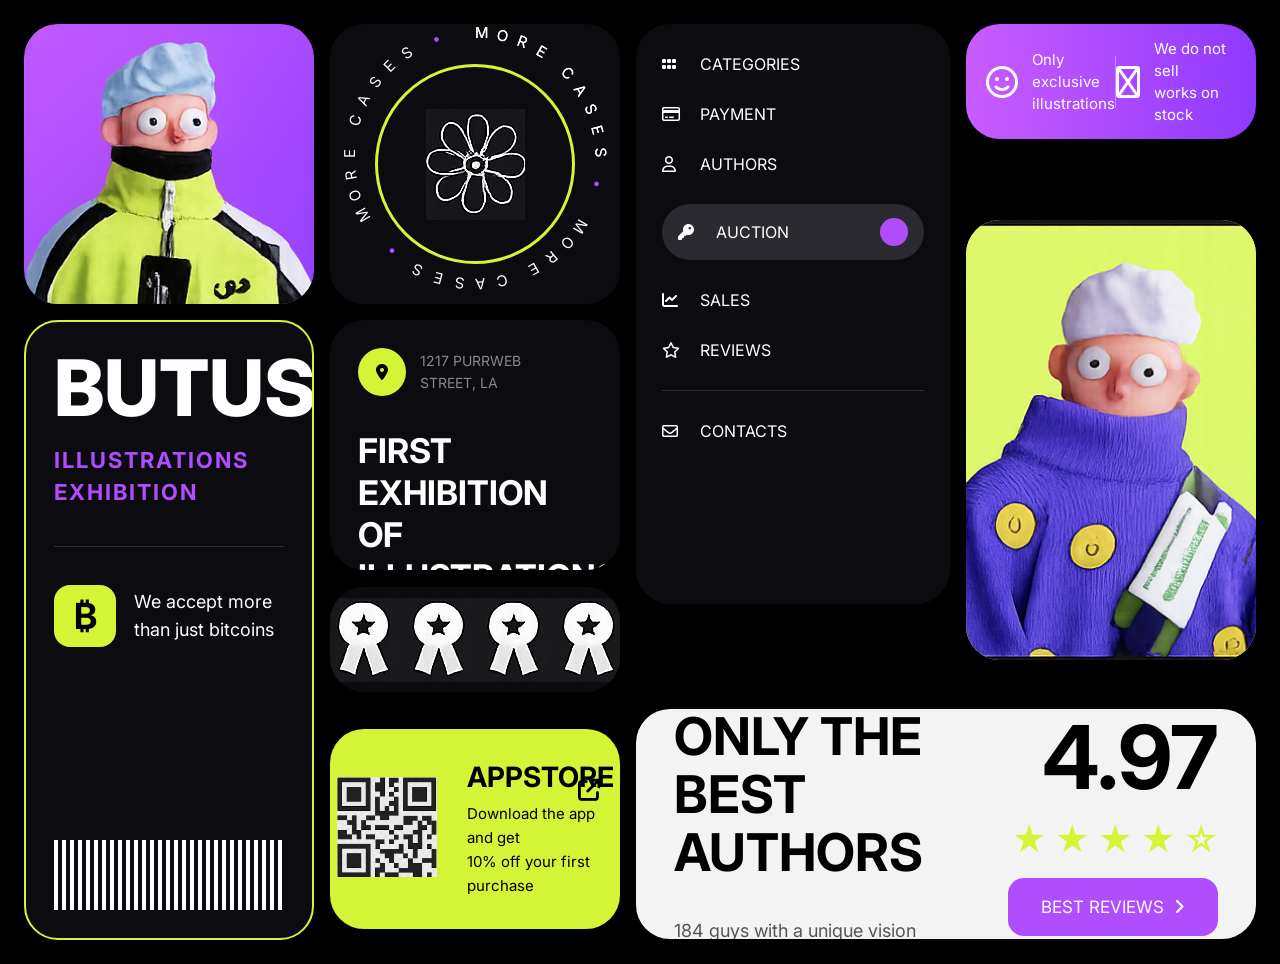
<file: easy/index.html>
<!DOCTYPE html>
<html lang="en">
<head>
<meta charset="UTF-8" />
<meta name="viewport" content="width=device-width, initial-scale=1.0"/>

<title>Creative Grid UI</title>

<link rel="preconnect" href="https://fonts.googleapis.com">
<link rel="preconnect" href="https://fonts.gstatic.com" crossorigin>

<link href="https://fonts.googleapis.com/css2?family=Inter:wght@300;400;500;600;700;800&display=swap" rel="stylesheet">

<link rel="stylesheet" href="https://cdnjs.cloudflare.com/ajax/libs/font-awesome/6.5.1/css/all.min.css"/>

<link rel="stylesheet" href="style.css">

</head>

<body>

<div class="main-grid">


    <div class="card image-card">
        <img src="../images/b1.png" alt="">
    </div>

    <div class="card rotate-card">

        <div class="rotate-text">

    <!-- 1 -->
    <span style="transform:rotate(0deg)">M</span>
    <span style="transform:rotate(10deg)">O</span>
    <span style="transform:rotate(20deg)">R</span>
    <span style="transform:rotate(30deg)">E</span>

    <span style="transform:rotate(45deg)">C</span>
    <span style="transform:rotate(55deg)">A</span>
    <span style="transform:rotate(65deg)">S</span>
    <span style="transform:rotate(75deg)">E</span>
    <span style="transform:rotate(85deg)">S</span>

    <span class="purple-dot" style="transform:rotate(100deg)">•</span>

    <!-- 2 -->
    <span style="transform:rotate(120deg)">M</span>
    <span style="transform:rotate(130deg)">O</span>
    <span style="transform:rotate(140deg)">R</span>
    <span style="transform:rotate(150deg)">E</span>

    <span style="transform:rotate(165deg)">C</span>
    <span style="transform:rotate(175deg)">A</span>
    <span style="transform:rotate(185deg)">S</span>
    <span style="transform:rotate(195deg)">E</span>
    <span style="transform:rotate(205deg)">S</span>

    <span class="purple-dot" style="transform:rotate(220deg)">•</span>

    <!-- 3 -->
    <span style="transform:rotate(240deg)">M</span>
    <span style="transform:rotate(250deg)">O</span>
    <span style="transform:rotate(260deg)">R</span>
    <span style="transform:rotate(270deg)">E</span>

    <span style="transform:rotate(285deg)">C</span>
    <span style="transform:rotate(295deg)">A</span>
    <span style="transform:rotate(305deg)">S</span>
    <span style="transform:rotate(315deg)">E</span>
    <span style="transform:rotate(325deg)">S</span>

    <span class="purple-dot" style="transform:rotate(340deg)">•</span>

    <!-- 4 -->
    <span style="transform:rotate(360deg)">M</span>
    <span style="transform:rotate(370deg)">O</span>
    <span style="transform:rotate(380deg)">R</span>
    <span style="transform:rotate(390deg)">E</span>

    <span style="transform:rotate(405deg)">C</span>
    <span style="transform:rotate(415deg)">A</span>
    <span style="transform:rotate(425deg)">S</span>
    <span style="transform:rotate(435deg)">E</span>
    <span style="transform:rotate(445deg)">S</span>

</div>

        <div class="circle">
            <img src="../images/flower.png" alt="">
        </div>

    </div>

    <!-- MENU -->

    <div class="card menu-card">

        <div class="menu-item">
            <i class="fa-solid fa-grip"></i>
            <span>CATEGORIES</span>
        </div>

        <div class="menu-item">
            <i class="fa-regular fa-credit-card"></i>
            <span>PAYMENT</span>
        </div>

        <div class="menu-item">
            <i class="fa-regular fa-user"></i>
            <span>AUTHORS</span>
        </div>

        <div class="menu-item active-menu">

            <div class="menu-left">
                <i class="fa-solid fa-key"></i>
                <span>AUCTION</span>
            </div>

            <div class="dot"></div>

        </div>

        <div class="menu-item">
            <i class="fa-solid fa-chart-line"></i>
            <span>SALES</span>
        </div>

        <div class="menu-item">
            <i class="fa-regular fa-star"></i>
            <span>REVIEWS</span>
        </div>

        <div class="divider"></div>

        <div class="menu-item">
            <i class="fa-regular fa-envelope"></i>
            <span>CONTACTS</span>
        </div>

    </div>


    <div class="card purple-info">

        <div class="info-box">

            <i class="fa-regular fa-face-smile"></i>

            <p>
                Only exclusive <br>
                illustrations
            </p>

        </div>

        <div class="vertical-line"></div>

        <div class="info-box">

            <i class="fa-regular fa-cube"></i>

            <p>
                We do not sell <br>
                works on stock
            </p>

        </div>

    </div>


    <div class="card big-card">

        <h1>BUTUSIC</h1>

        <h3>
            ILLUSTRATIONS <br>
            EXHIBITION
        </h3>

        <div class="horizontal-line"></div>

        <div class="bitcoin-box">

            <div class="bitcoin">
                ₿
            </div>

            <p>
                We accept more <br>
                than just bitcoins
            </p>

        </div>

        <div class="barcode"></div>

    </div>



    <div class="card event-card">

        <div class="location">

            <div class="location-icon">
                <i class="fa-solid fa-location-dot"></i>
            </div>

            <span>
                1217 PURRWEB <br>
                STREET, LA
            </span>

        </div>

        <h2>
            FIRST EXHIBITION OF <br>
            ILLUSTRATIONS OFFLINE
        </h2>

        <p>BUTUSIC.COM/EXHIBITION</p>

    </div>

    <div class="card right-image">
        <img src="../images/b2.png" alt="">
    </div>

  

    <div class="card awards">

        <img src="../images/badge.png" alt="">
        <img src="../images/badge.png" alt="">
        <img src="../images/badge.png" alt="">
        <img src="../images/badge.png" alt="">

    </div>

    <div class="card qr-card">

        <div class="qr-icon">
             <img src="../images/qr.jpg" alt="">
        </div>

        <div class="qr-content">

            <h2>APPSTORE</h2>

            <p>
                Download the app and get <br>
                10% off your first purchase
            </p>

        </div>

        <i class="fa-solid fa-arrow-up-right-from-square top-arrow"></i>

    </div>


    <div class="card review-card">

        <div class="review-left">

            <h1>
                ONLY THE BEST <br>
                AUTHORS
            </h1>

            <p>184 guys with a unique vision</p>

        </div>

        <div class="review-right">

            <h2>4.97</h2>

            <div class="stars">
                ★ ★ ★ ★ ☆
            </div>

            <button>
                BEST REVIEWS
                <i class="fa-solid fa-angle-right"></i>
            </button>

        </div>

    </div>

</div>

</body>
</html>
</file>
<file: easy/style.css>
*{
    margin:0;
    padding:0;
    box-sizing:border-box;
    font-family:'Inter',sans-serif;
}

body{
    background:#000;
    padding:24px;
    color:#fff;
}

/* GRID */

.main-grid{

    display:grid;

    grid-template-columns:
    1fr
    1fr
    1.08fr
    1fr;

    grid-template-areas:

    "image rotate menu purple"
    "big event menu right"
    "big awards menu right"
    "big qr review review";

    gap:16px;
}

/* COMMON CARD */

.card{
    background:#0b0b10;
    border-radius:34px;
    overflow:hidden;
    position:relative;
}

/* IMAGE CARD */

.image-card{

    grid-area:image;

    height:280px;

    background:linear-gradient(135deg,#c95cff,#8f39ff);
}

.image-card img{

    width:100%;
    height:100%;

    object-fit:cover;
}

/* ROTATE CARD */

.rotate-card{

    grid-area:rotate;

    height:280px;

    display:flex;
    align-items:center;
    justify-content:center;
}

.rotate-text{

    position:absolute;

    width:300px;
    height:300px;

    border-radius:50%;

    animation:spin 16s linear infinite;
}

.rotate-text span{

    position:absolute;

    left:50%;
    top:3%;

    transform-origin:0 135px;

    font-size:15px;
    letter-spacing:2px;

    color:#fff;
}

.circle{

    width:200px;
    height:200px;

    border:3px solid #d4f436;
    border-radius:50%;

    display:flex;
    align-items:center;
    justify-content:center;

    font-size:84px;
}

.purple-dot{
    color:#af4dff !important;
}

@keyframes spin{

    from{
        transform:rotate(0deg);
    }

    to{
        transform:rotate(360deg);
    }
}

/* MENU */

.menu-card{

    grid-area:menu;

    height:580px;

    padding:30px 26px;

    display:flex;
    flex-direction:column;

    gap:30px;
}

.menu-item{

    display:flex;
    align-items:center;

    gap:18px;

    font-size:16px;
}

.menu-item i{
    width:20px;
}

.active-menu{

    background:#2a2a30;

    padding:14px 16px;

    border-radius:40px;

    justify-content:space-between;
}

.menu-left{

    display:flex;
    align-items:center;

    gap:18px;
}

.dot{

    width:28px;
    height:28px;

    border-radius:50%;

    background:#af4dff;
}

.divider{

    width:100%;
    height:1px;

    background:#303030;
}

/* PURPLE TOP */

.purple-info{

    grid-area:purple;

    background:linear-gradient(90deg,#c95cff,#8f39ff);

    display:flex;
    align-items:center;
    justify-content:space-evenly;

    padding:20px;

    height:115px;

    margin-bottom:-165px;

    z-index:5;
}

.info-box{

    display:flex;
    align-items:center;

    gap:14px;
}

.info-box i{
    font-size:32px;
}

.info-box p{

    font-size:15px;
    line-height:22px;
}

.vertical-line{

    width:1px;
    height:52px;

    background:rgba(255,255,255,.35);
}

/* RIGHT IMAGE */

.right-image{

    grid-area:right;

    background:#d4f436;

    margin-top:-100px;

    height:440px;

    border-radius:34px;

    overflow:hidden;
}

.right-image img{

    width:100%;
    height:100%;

    object-fit:cover;
}

/* BIG LEFT CARD */

.big-card{

    grid-area:big;

    border:2px solid #d4f436;

    padding:28px;

    height:620px;

    display:flex;
    flex-direction:column;

    position:relative;

    overflow:hidden;
}

.big-card h1{

    font-size:78px;
    line-height:76px;

    font-weight:800;
}

.big-card h3{

    margin-top:18px;

    color:#af4dff;

    font-size:22px;
    line-height:32px;

    letter-spacing:2px;
}

.horizontal-line{

    width:100%;
    height:1px;

    background:#313131;

    margin:38px 0;
}

.bitcoin-box{

    display:flex;
    align-items:center;

    gap:18px;
}

.bitcoin{

    width:62px;
    height:62px;

    border-radius:16px;

    background:#d4f436;
    color:#000;

    display:flex;
    align-items:center;
    justify-content:center;

    font-size:36px;
    font-weight:700;
}

.bitcoin-box p{

    font-size:18px;
    line-height:28px;
}

.barcode{

    position:absolute;

    left:28px;
    bottom:28px;

    width:calc(100% - 56px);

    height:70px;

    background:
    repeating-linear-gradient(
        to right,
        #fff 0px,
        #fff 4px,
        transparent 4px,
        transparent 8px
    );
}

/* EVENT */

.event-card{

    grid-area:event;

    height:250px;

    padding:28px;
}

.location{

    display:flex;
    align-items:center;

    gap:14px;
}

.location-icon{

    width:48px;
    height:48px;

    border-radius:50%;

    background:#d4f436;
    color:#000;

    display:flex;
    align-items:center;
    justify-content:center;
}

.location span{

    color:#888;

    line-height:22px;

    font-size:14px;
}

.event-card h2{

    margin-top:34px;

    font-size:34px;
    line-height:42px;
}

.event-card p{

    margin-top:24px;

    color:#888;

    font-size:18px;
}

/* AWARDS */

.awards{

    grid-area:awards;

    height:105px;

    display:flex;
    align-items:center;
    justify-content:space-around;

    font-size:50px;
}

/* APPSTORE */

.qr-card{

    grid-area:qr;

    background:#d4f436;
    color:#000;

    padding:24px;

    height:200px;

    display:flex;
    align-items:center;
    justify-content: center;

    gap:30px;
    margin-top: 20px;
}

.qr-icon img{
    width: 100px;
    height: 100px;
}

.qr-content h2{
    font-size:28px;
}

.qr-content p{

    margin-top:8px;

    font-size:15px;
    line-height:24px;
}

.top-arrow{

    position:absolute;

    top:25%;
    right:20px;

    font-size:22px;
}

/* REVIEW */

.review-card{

    grid-area:review;

    background:#f3f3f3;
    color:#000;

    height:230px;

    padding:38px;

    display:flex;
    justify-content:space-between;
    align-items:center;
}

.review-left h1{

    font-size:52px;
    line-height:58px;
}

.review-left p{

    margin-top:38px;

    color:#555;

    font-size:18px;
}

.review-right{

    display:flex;
    flex-direction:column;
    align-items:flex-end;

    gap:18px;
}

.review-right h2{

    font-size:88px;
    line-height:1;
}

.stars{

    color:#d4f436;

    font-size:34px;
}

.review-right button{

    width:210px;
    height:58px;

    border:none;
    border-radius:16px;

    background:#af4dff;
    color:#fff;

    font-size:17px;

    display:flex;
    align-items:center;
    justify-content:center;

    gap:10px;

    cursor:pointer;
}
</file>
